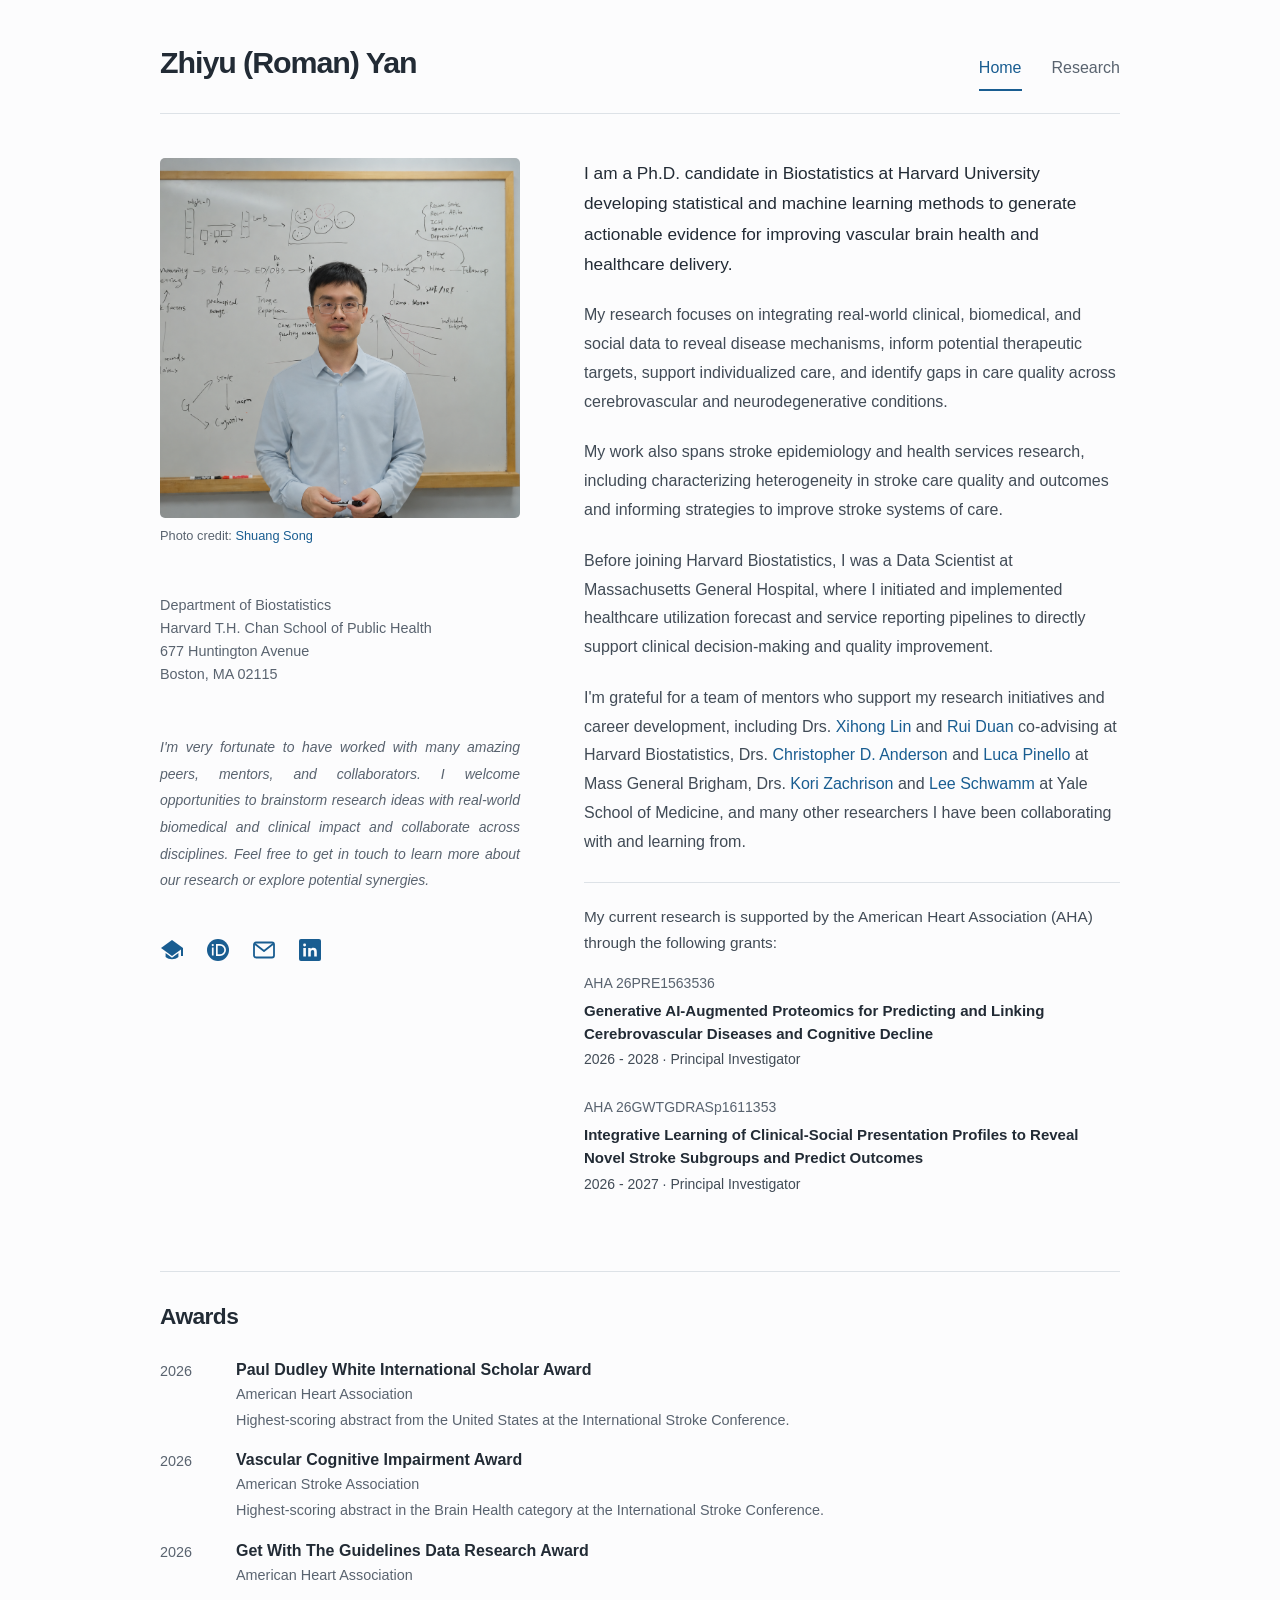
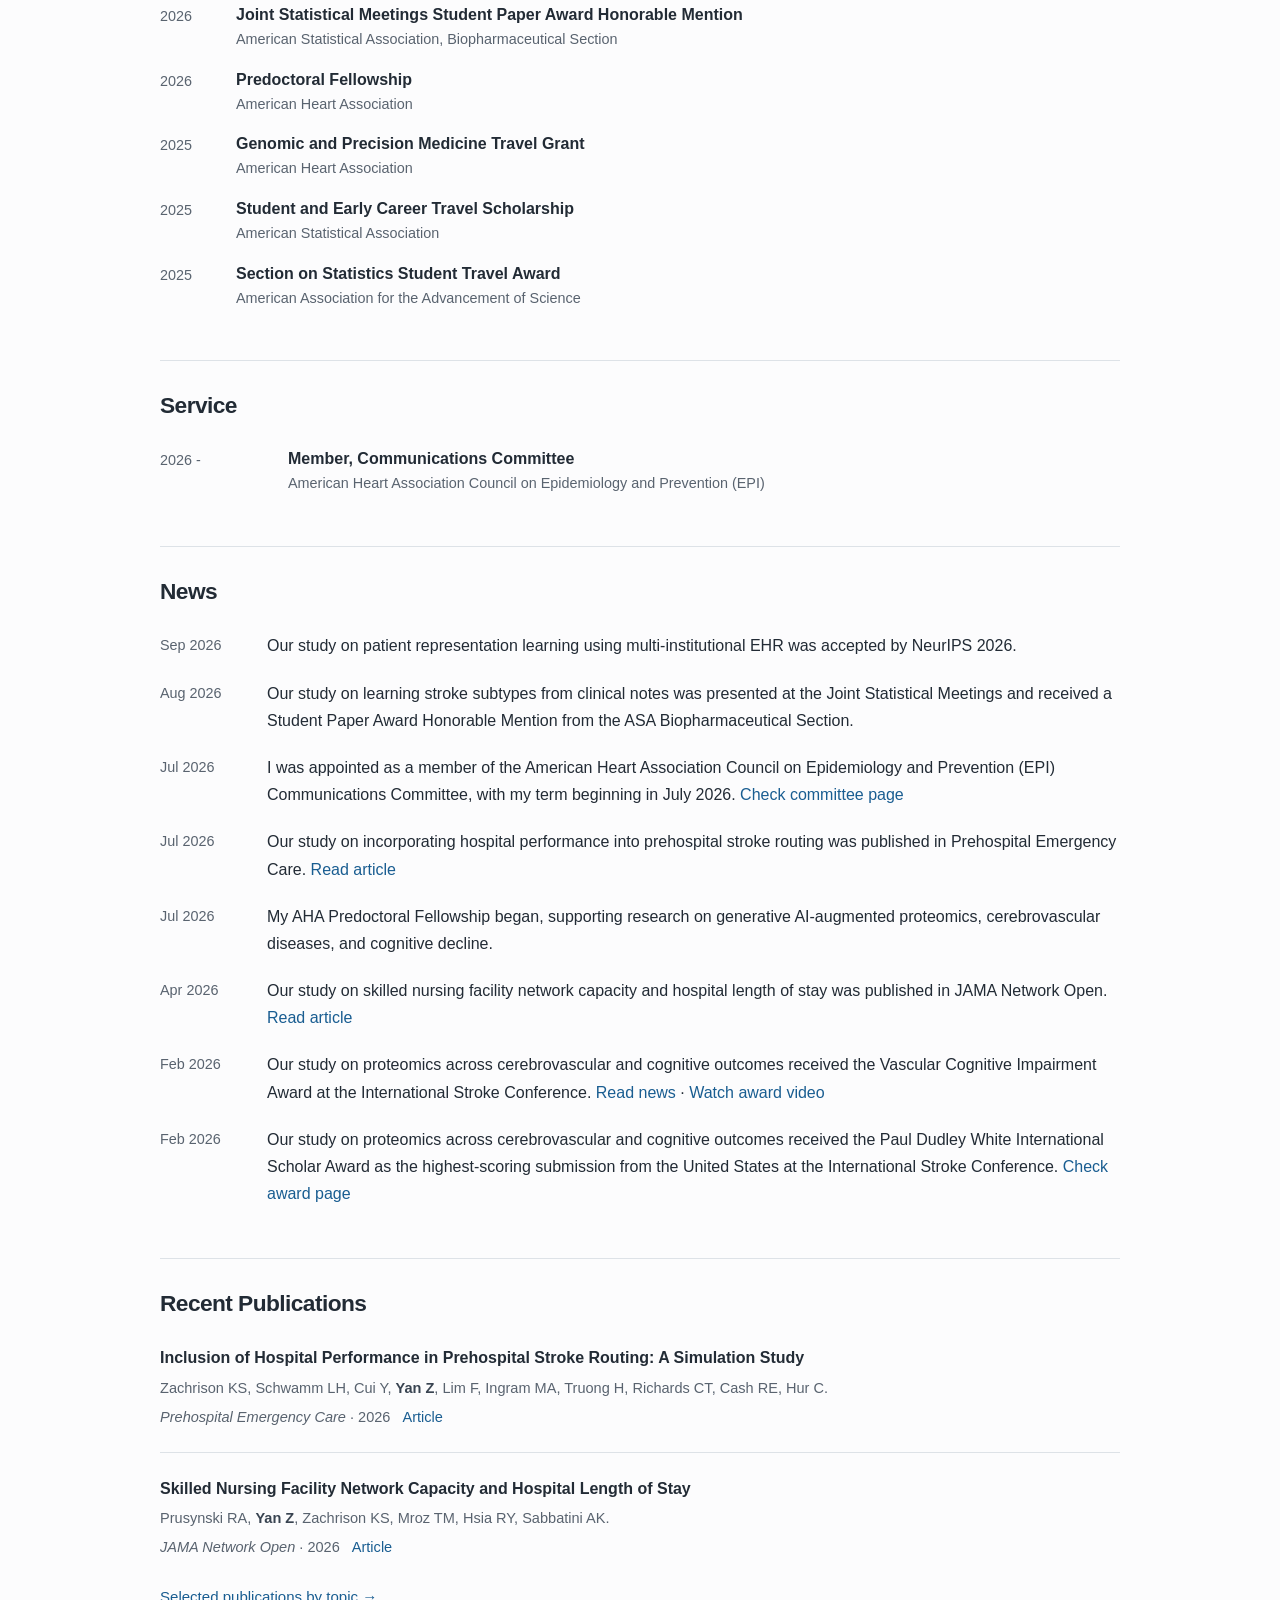
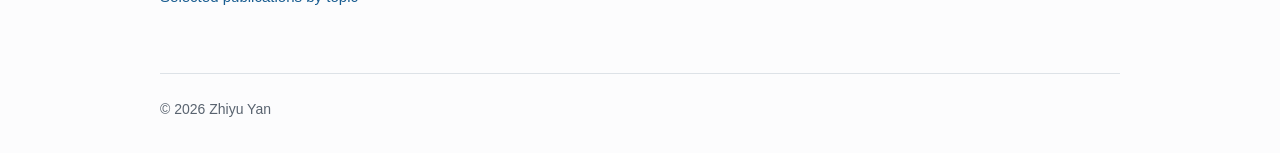
<file: index.html>
<!doctype html>
<html lang="en">
<head>
  <meta charset="utf-8">
  <meta name="viewport" content="width=device-width, initial-scale=1">
  <meta name="robots" content="noindex">
  <title>Zhiyu (Roman) Yan — Harvard Biostatistics</title>
  <meta name="description" content="I am a Ph.D. candidate in Biostatistics at Harvard University developing statistical and machine learning methods to generate actionable evidence for improving vascular brain health and healthcare delivery.">
  <link rel="icon" type="image/svg+xml" href="data:image/svg+xml,%3Csvg xmlns='http://www.w3.org/2000/svg' viewBox='0 0 32 32'%3E%3Crect width='32' height='32' rx='5' fill='%23195d91'/%3E%3Ctext x='16' y='23' font-family='Arial,sans-serif' font-size='21' font-weight='bold' text-anchor='middle' fill='white'%3EY%3C/text%3E%3C/svg%3E">
  <link rel="stylesheet" href="styles.css">
</head>
<body>
  <a class="skip-link" href="#main">Skip to content</a>
  <div class="container">
    <header class="site-header">
      <h1 class="site-name"><a href="index.html">Zhiyu (Roman) Yan</a></h1>
      <nav class="main-nav" aria-label="Main navigation"><a href="index.html" aria-current="page">Home</a><a href="research.html">Research</a></nav>
    </header>
    <main id="main"><section class="profile" aria-label="About Zhiyu Yan">
  <div class="profile-aside">
    <figure class="profile-photo">
      <div class="portrait-frame"><img class="portrait" src="assets/portrait.png" alt="Zhiyu (Roman) Yan holding markers in front of a research whiteboard" width="360" height="360" fetchpriority="high"></div>
      <figcaption class="profile-caption">Photo credit: <a href="https://shuangsong0110.github.io/">Shuang Song</a></figcaption>
    </figure>
    <address class="profile-address">Department of Biostatistics<br>Harvard T.H. Chan School of Public Health<br>677 Huntington Avenue<br>Boston, MA 02115</address>
    <p class="profile-note">I&#39;m very fortunate to have worked with many amazing peers, mentors, and collaborators. I welcome opportunities to brainstorm research ideas with real-world biomedical and clinical impact and collaborate across disciplines. Feel free to get in touch to learn more about our research or explore potential synergies.</p>
    <nav class="profile-links" aria-label="Academic profiles and contact"><a class="profile-icon" href="https://scholar.google.com/citations?user=sOJ-PVwAAAAJ&amp;hl=en" aria-label="Google Scholar" title="Google Scholar"><svg viewBox="0 0 24 24" width="24" height="24" fill="currentColor" aria-hidden="true" focusable="false"><path d="M12 2 1 10l11 8 9-6.55V18h2v-8L12 2Z"/><path d="M5.6 15.1v3.8c3.6 3 9.2 3 12.8 0v-3.8L12 19.75l-6.4-4.65Z"/></svg></a><a class="profile-icon" href="https://orcid.org/0000-0001-5018-5419" aria-label="ORCID" title="ORCID" rel="me"><svg viewBox="0 0 24 24" width="24" height="24" fill="currentColor" aria-hidden="true" focusable="false"><circle cx="12" cy="12" r="11"/><circle cx="6.75" cy="7.1" r="1.1" fill="var(--paper)"/><path d="M5.9 9.5h1.7v8H5.9zM10 6h4a6 6 0 0 1 0 12h-4V6Zm1.7 1.7v8.6H14a4.3 4.3 0 0 0 0-8.6h-2.3Z" fill="var(--paper)"/></svg></a><a class="profile-icon" href="mailto:romanyan@hsph.harvard.edu" aria-label="Email" title="Email"><svg viewBox="0 0 24 24" width="24" height="24" fill="currentColor" aria-hidden="true" focusable="false"><rect x="2" y="4.5" width="20" height="15" rx="2" fill="none" stroke="currentColor" stroke-width="1.8"/><path d="m3 6 9 7 9-7" fill="none" stroke="currentColor" stroke-width="1.8" stroke-linecap="round" stroke-linejoin="round"/></svg></a><a class="profile-icon" href="https://www.linkedin.com/in/z-roman-yan-biostat/" aria-label="LinkedIn" title="LinkedIn"><svg viewBox="0 0 24 24" width="24" height="24" fill="currentColor" aria-hidden="true" focusable="false"><rect x="1" y="1" width="22" height="22" rx="2"/><circle cx="6.6" cy="7" r="1.45" fill="var(--paper)"/><path d="M5.3 10h2.6v8.5H5.3zM10.2 10h2.5v1.2c.7-1 1.5-1.4 2.7-1.4 2.4 0 3.4 1.5 3.4 4v4.7h-2.6v-4.4c0-1.4-.4-2.2-1.5-2.2-1.2 0-1.9.8-1.9 2.2v4.4h-2.6V10Z" fill="var(--paper)"/></svg></a></nav>
  </div>
  <div class="intro">
    <p class="lead">I am a Ph.D. candidate in Biostatistics at Harvard University developing statistical and machine learning methods to generate actionable evidence for improving vascular brain health and healthcare delivery.</p>
<p>My research focuses on integrating real-world clinical, biomedical, and social data to reveal disease mechanisms, inform potential therapeutic targets, support individualized care, and identify gaps in care quality across cerebrovascular and neurodegenerative conditions.</p>
<p>My work also spans stroke epidemiology and health services research, including characterizing heterogeneity in stroke care quality and outcomes and informing strategies to improve stroke systems of care.</p>
<p>Before joining Harvard Biostatistics, I was a Data Scientist at Massachusetts General Hospital, where I initiated and implemented healthcare utilization forecast and service reporting pipelines to directly support clinical decision-making and quality improvement.</p>
<p>I&#39;m grateful for a team of mentors who support my research initiatives and career development, including Drs. <a href="https://hsph.harvard.edu/research/lin-lab/">Xihong Lin</a> and <a href="https://sites.google.com/view/ruiduan/">Rui Duan</a> co-advising at Harvard Biostatistics, Drs. <a href="https://researchers.mgh.harvard.edu/profile/3105335/Christopher-Anderson">Christopher D. Anderson</a> and <a href="https://hsph.harvard.edu/profile/luca-pinello/">Luca Pinello</a> at Mass General Brigham, Drs. <a href="https://medicine.yale.edu/profile/korilyn-zachrison/">Kori Zachrison</a> and <a href="https://medicine.yale.edu/profile/lee-schwamm/">Lee Schwamm</a> at Yale School of Medicine, and many other researchers I have been collaborating with and learning from.</p>
    <div class="grants"><p>My current research is supported by the American Heart Association (AHA) through the following grants:</p>
      <div class="grant"><p class="grant-id">AHA 26PRE1563536</p><h3>Generative AI-Augmented Proteomics for Predicting and Linking Cerebrovascular Diseases and Cognitive Decline</h3><p class="grant-meta">2026 - 2028 · Principal Investigator</p></div>
<div class="grant"><p class="grant-id">AHA 26GWTGDRASp1611353</p><h3>Integrative Learning of Clinical-Social Presentation Profiles to Reveal Novel Stroke Subgroups and Predict Outcomes</h3><p class="grant-meta">2026 - 2027 · Principal Investigator</p></div>
    </div>
  </div>
</section>
<section class="home-section" aria-labelledby="awards"><h2 id="awards">Awards</h2>
  <ul class="award-list"><li class="award"><span class="award-year">2026</span><div><span class="award-name">Paul Dudley White International Scholar Award</span><span class="award-organization">American Heart Association</span><span class="award-description">Highest-scoring abstract from the United States at the International Stroke Conference.</span></div></li>
<li class="award"><span class="award-year">2026</span><div><span class="award-name">Vascular Cognitive Impairment Award</span><span class="award-organization">American Stroke Association</span><span class="award-description">Highest-scoring abstract in the Brain Health category at the International Stroke Conference.</span></div></li>
<li class="award"><span class="award-year">2026</span><div><span class="award-name">Get With The Guidelines Data Research Award</span><span class="award-organization">American Heart Association</span></div></li>
<li class="award"><span class="award-year">2026</span><div><span class="award-name">Joint Statistical Meetings Student Paper Award Honorable Mention</span><span class="award-organization">American Statistical Association, Biopharmaceutical Section</span></div></li>
<li class="award"><span class="award-year">2026</span><div><span class="award-name">Predoctoral Fellowship</span><span class="award-organization">American Heart Association</span></div></li>
<li class="award"><span class="award-year">2025</span><div><span class="award-name">Genomic and Precision Medicine Travel Grant</span><span class="award-organization">American Heart Association</span></div></li>
<li class="award"><span class="award-year">2025</span><div><span class="award-name">Student and Early Career Travel Scholarship</span><span class="award-organization">American Statistical Association</span></div></li>
<li class="award"><span class="award-year">2025</span><div><span class="award-name">Section on Statistics Student Travel Award</span><span class="award-organization">American Association for the Advancement of Science</span></div></li></ul>
</section>
<section class="home-section" aria-labelledby="service"><h2 id="service">Service</h2>
  <ul class="service-list"><li class="service-item"><span class="service-dates">2026 -</span><div><span class="service-title">Member, Communications Committee</span><span class="service-organization">American Heart Association Council on Epidemiology and Prevention (EPI)</span></div></li></ul>
</section>
<section class="home-section" aria-labelledby="news"><h2 id="news">News</h2>
  <ul class="news-list"><li class="news-item"><span class="news-date">Sep 2026</span><p>Our study on patient representation learning using multi-institutional EHR was accepted by NeurIPS 2026.</p></li>
<li class="news-item"><span class="news-date">Aug 2026</span><p>Our study on learning stroke subtypes from clinical notes was presented at the Joint Statistical Meetings and received a Student Paper Award Honorable Mention from the ASA Biopharmaceutical Section.</p></li>
<li class="news-item"><span class="news-date">Jul 2026</span><p>I was appointed as a member of the American Heart Association Council on Epidemiology and Prevention (EPI) Communications Committee, with my term beginning in July 2026. <a href="https://professional.heart.org/en/professional-membership/scientific-councils/epi/council-committees">Check committee page</a></p></li>
<li class="news-item"><span class="news-date">Jul 2026</span><p>Our study on incorporating hospital performance into prehospital stroke routing was published in Prehospital Emergency Care. <a href="https://doi.org/10.1080/10903127.2026.2689666">Read article</a></p></li>
<li class="news-item"><span class="news-date">Jul 2026</span><p>My AHA Predoctoral Fellowship began, supporting research on generative AI-augmented proteomics, cerebrovascular diseases, and cognitive decline.</p></li>
<li class="news-item"><span class="news-date">Apr 2026</span><p>Our study on skilled nursing facility network capacity and hospital length of stay was published in JAMA Network Open. <a href="https://doi.org/10.1001/jamanetworkopen.2026.9930">Read article</a></p></li>
<li class="news-item"><span class="news-date">Feb 2026</span><p>Our study on proteomics across cerebrovascular and cognitive outcomes received the Vascular Cognitive Impairment Award at the International Stroke Conference. <a href="https://newsroom.heart.org/news/top-recognition-awarded-to-11-stroke-researchers-for-science-brain-health-contributions">Read news</a> · <a href="https://www.youtube.com/watch?v=6zy3yUmmvvM">Watch award video</a></p></li>
<li class="news-item"><span class="news-date">Feb 2026</span><p>Our study on proteomics across cerebrovascular and cognitive outcomes received the Paul Dudley White International Scholar Award as the highest-scoring submission from the United States at the International Stroke Conference. <a href="https://professional.heart.org/en/professional-membership/awards-and-lectures/paul-dudley-white-international-scholar-award">Check award page</a></p></li></ul>
</section>
<section class="home-section" aria-labelledby="recent"><h2 id="recent">Recent Publications</h2>
  <ul class="publication-list"><li class="publication" id="pub-routing">
    <h3 class="pub-title"><a href="https://doi.org/10.1080/10903127.2026.2689666">Inclusion of Hospital Performance in Prehospital Stroke Routing: A Simulation Study</a></h3>
    <p class="pub-authors">Zachrison KS, Schwamm LH, Cui Y, <strong>Yan Z</strong>, Lim F, Ingram MA, Truong H, Richards CT, Cash RE, Hur C.</p>
    <p class="pub-meta"><em>Prehospital Emergency Care</em> · 2026<a href="https://doi.org/10.1080/10903127.2026.2689666" aria-label="Read Inclusion of Hospital Performance in Prehospital Stroke Routing: A Simulation Study">Article</a></p>
    
  </li>
<li class="publication" id="pub-snf">
    <h3 class="pub-title"><a href="https://doi.org/10.1001/jamanetworkopen.2026.9930">Skilled Nursing Facility Network Capacity and Hospital Length of Stay</a></h3>
    <p class="pub-authors">Prusynski RA, <strong>Yan Z</strong>, Zachrison KS, Mroz TM, Hsia RY, Sabbatini AK.</p>
    <p class="pub-meta"><em>JAMA Network Open</em> · 2026<a href="https://doi.org/10.1001/jamanetworkopen.2026.9930" aria-label="Read Skilled Nursing Facility Network Capacity and Hospital Length of Stay">Article</a></p>
    
  </li></ul>
  <p class="all-publications"><a href="research.html">Selected publications by topic →</a></p>
</section></main>
    <footer class="site-footer"><p>© 2026 Zhiyu Yan</p></footer>
  </div>
</body>
</html>
</file>
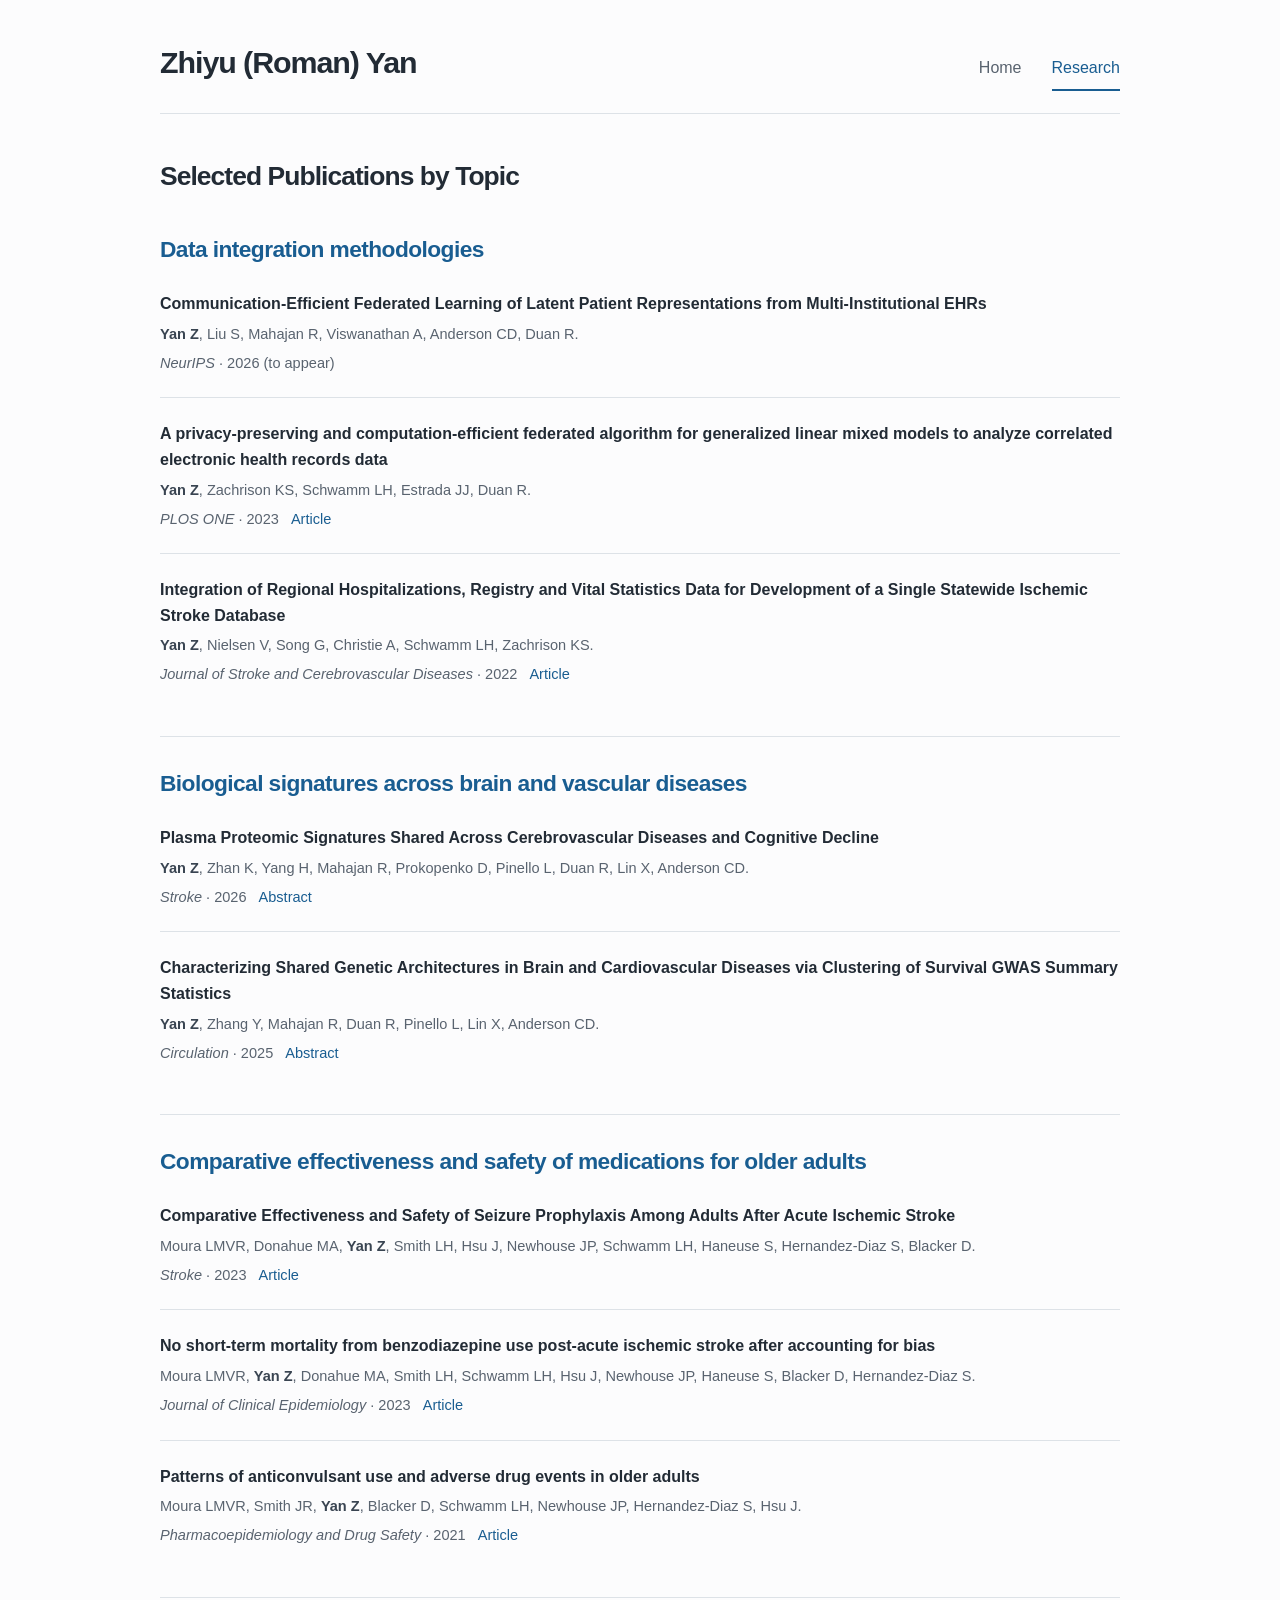
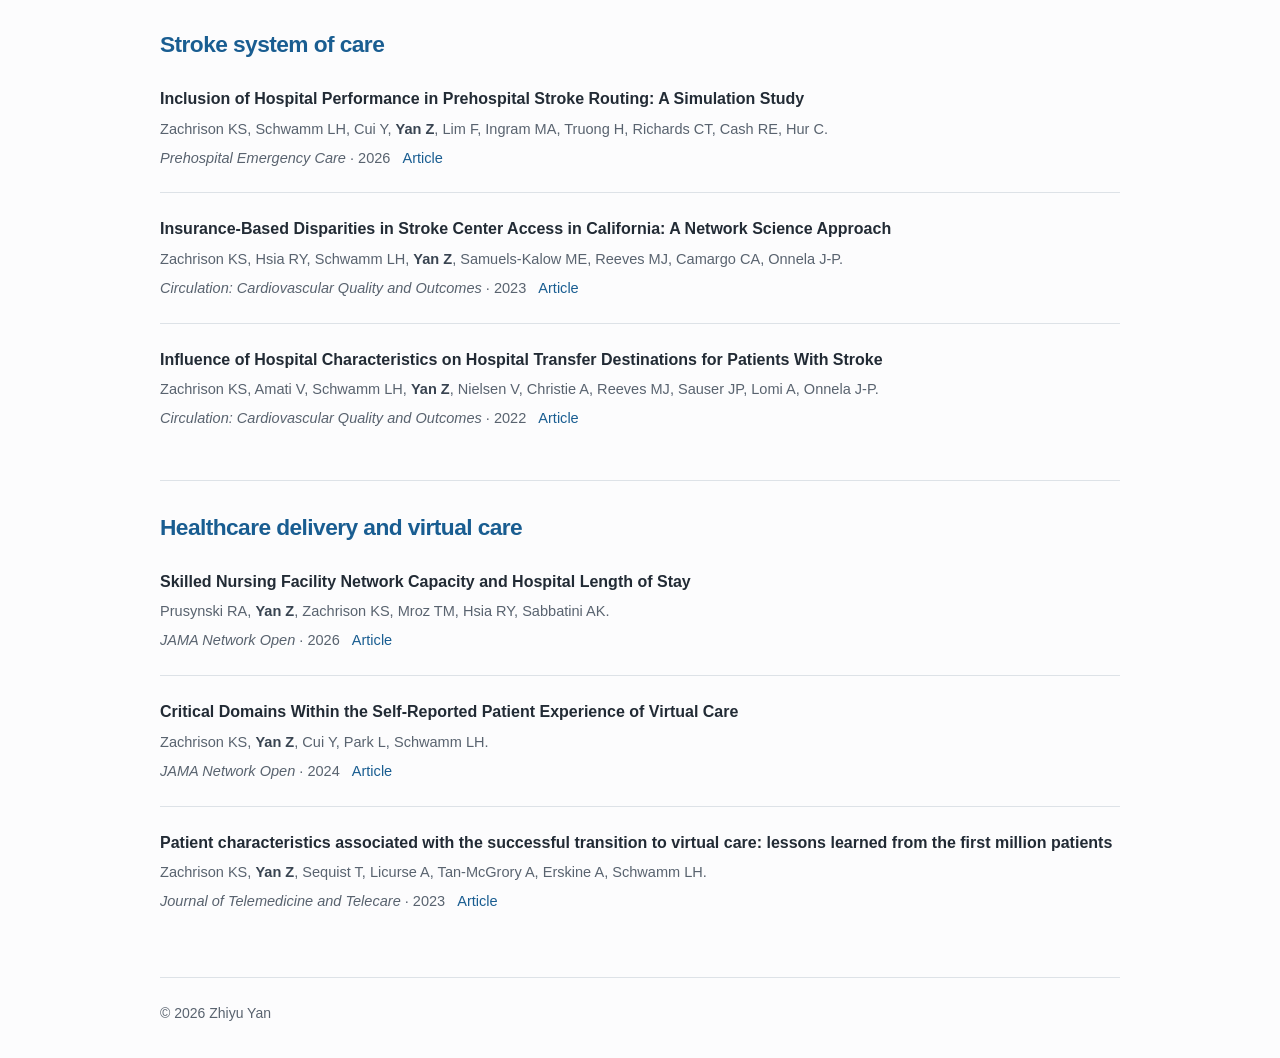
<file: research.html>
<!doctype html>
<html lang="en">
<head>
  <meta charset="utf-8">
  <meta name="viewport" content="width=device-width, initial-scale=1">
  <meta name="robots" content="noindex">
  <title>Research | Zhiyu (Roman) Yan — Harvard Biostatistics</title>
  <meta name="description" content="Selected publications by Zhiyu (Roman) Yan on data integration methodologies, biological signatures across brain and vascular diseases, medication effectiveness and safety in older adults, stroke systems of care, and healthcare delivery.">
  <link rel="icon" type="image/svg+xml" href="data:image/svg+xml,%3Csvg xmlns='http://www.w3.org/2000/svg' viewBox='0 0 32 32'%3E%3Crect width='32' height='32' rx='5' fill='%23195d91'/%3E%3Ctext x='16' y='23' font-family='Arial,sans-serif' font-size='21' font-weight='bold' text-anchor='middle' fill='white'%3EY%3C/text%3E%3C/svg%3E">
  <link rel="stylesheet" href="styles.css">
</head>
<body>
  <a class="skip-link" href="#main">Skip to content</a>
  <div class="container">
    <header class="site-header">
      <p class="site-name"><a href="index.html">Zhiyu (Roman) Yan</a></p>
      <nav class="main-nav" aria-label="Main navigation"><a href="index.html">Home</a><a href="research.html" aria-current="page">Research</a></nav>
    </header>
    <main id="main"><h1 class="research-heading">Selected Publications by Topic</h1>
  <section class="topic" id="data-integration" aria-labelledby="heading-data-integration"><h2 id="heading-data-integration">Data integration methodologies</h2><ul class="publication-list"><li class="publication" id="pub-patient-representations">
    <h3 class="pub-title">Communication-Efficient Federated Learning of Latent Patient Representations from Multi-Institutional EHRs</h3>
    <p class="pub-authors"><strong>Yan Z</strong>, Liu S, Mahajan R, Viswanathan A, Anderson CD, Duan R.</p>
    <p class="pub-meta"><em>NeurIPS</em> · 2026 (to appear)</p>
    
  </li>
<li class="publication" id="pub-fed-glmm">
    <h3 class="pub-title"><a href="https://doi.org/10.1371/journal.pone.0280192">A privacy-preserving and computation-efficient federated algorithm for generalized linear mixed models to analyze correlated electronic health records data</a></h3>
    <p class="pub-authors"><strong>Yan Z</strong>, Zachrison KS, Schwamm LH, Estrada JJ, Duan R.</p>
    <p class="pub-meta"><em>PLOS ONE</em> · 2023<a href="https://doi.org/10.1371/journal.pone.0280192" aria-label="Read A privacy-preserving and computation-efficient federated algorithm for generalized linear mixed models to analyze correlated electronic health records data">Article</a></p>
    
  </li>
<li class="publication" id="pub-linkage">
    <h3 class="pub-title"><a href="https://doi.org/10.1016/j.jstrokecerebrovasdis.2021.106236">Integration of Regional Hospitalizations, Registry and Vital Statistics Data for Development of a Single Statewide Ischemic Stroke Database</a></h3>
    <p class="pub-authors"><strong>Yan Z</strong>, Nielsen V, Song G, Christie A, Schwamm LH, Zachrison KS.</p>
    <p class="pub-meta"><em>Journal of Stroke and Cerebrovascular Diseases</em> · 2022<a href="https://doi.org/10.1016/j.jstrokecerebrovasdis.2021.106236" aria-label="Read Integration of Regional Hospitalizations, Registry and Vital Statistics Data for Development of a Single Statewide Ischemic Stroke Database">Article</a></p>
    
  </li></ul></section>
<section class="topic" id="vascular-brain-health" aria-labelledby="heading-vascular-brain-health"><h2 id="heading-vascular-brain-health">Biological signatures across brain and vascular diseases</h2><ul class="publication-list"><li class="publication" id="pub-proteomics">
    <h3 class="pub-title"><a href="https://doi.org/10.1161/str.57.suppl_1.a106">Plasma Proteomic Signatures Shared Across Cerebrovascular Diseases and Cognitive Decline</a></h3>
    <p class="pub-authors"><strong>Yan Z</strong>, Zhan K, Yang H, Mahajan R, Prokopenko D, Pinello L, Duan R, Lin X, Anderson CD.</p>
    <p class="pub-meta"><em>Stroke</em> · 2026<a href="https://doi.org/10.1161/str.57.suppl_1.a106" aria-label="Read Plasma Proteomic Signatures Shared Across Cerebrovascular Diseases and Cognitive Decline">Abstract</a></p>
    
  </li>
<li class="publication" id="pub-genetics">
    <h3 class="pub-title"><a href="https://doi.org/10.1161/circ.152.suppl_3.4371740">Characterizing Shared Genetic Architectures in Brain and Cardiovascular Diseases via Clustering of Survival GWAS Summary Statistics</a></h3>
    <p class="pub-authors"><strong>Yan Z</strong>, Zhang Y, Mahajan R, Duan R, Pinello L, Lin X, Anderson CD.</p>
    <p class="pub-meta"><em>Circulation</em> · 2025<a href="https://doi.org/10.1161/circ.152.suppl_3.4371740" aria-label="Read Characterizing Shared Genetic Architectures in Brain and Cardiovascular Diseases via Clustering of Survival GWAS Summary Statistics">Abstract</a></p>
    
  </li></ul></section>
<section class="topic" id="comparative-effectiveness" aria-labelledby="heading-comparative-effectiveness"><h2 id="heading-comparative-effectiveness">Comparative effectiveness and safety of medications for older adults</h2><ul class="publication-list"><li class="publication" id="pub-seizure-prophylaxis">
    <h3 class="pub-title"><a href="https://doi.org/10.1161/strokeaha.122.039946">Comparative Effectiveness and Safety of Seizure Prophylaxis Among Adults After Acute Ischemic Stroke</a></h3>
    <p class="pub-authors">Moura LMVR, Donahue MA, <strong>Yan Z</strong>, Smith LH, Hsu J, Newhouse JP, Schwamm LH, Haneuse S, Hernandez-Diaz S, Blacker D.</p>
    <p class="pub-meta"><em>Stroke</em> · 2023<a href="https://doi.org/10.1161/strokeaha.122.039946" aria-label="Read Comparative Effectiveness and Safety of Seizure Prophylaxis Among Adults After Acute Ischemic Stroke">Article</a></p>
    
  </li>
<li class="publication" id="pub-benzodiazepines">
    <h3 class="pub-title"><a href="https://doi.org/10.1016/j.jclinepi.2022.12.013">No short-term mortality from benzodiazepine use post-acute ischemic stroke after accounting for bias</a></h3>
    <p class="pub-authors">Moura LMVR, <strong>Yan Z</strong>, Donahue MA, Smith LH, Schwamm LH, Hsu J, Newhouse JP, Haneuse S, Blacker D, Hernandez-Diaz S.</p>
    <p class="pub-meta"><em>Journal of Clinical Epidemiology</em> · 2023<a href="https://doi.org/10.1016/j.jclinepi.2022.12.013" aria-label="Read No short-term mortality from benzodiazepine use post-acute ischemic stroke after accounting for bias">Article</a></p>
    
  </li>
<li class="publication" id="pub-anticonvulsants">
    <h3 class="pub-title"><a href="https://doi.org/10.1002/pds.5139">Patterns of anticonvulsant use and adverse drug events in older adults</a></h3>
    <p class="pub-authors">Moura LMVR, Smith JR, <strong>Yan Z</strong>, Blacker D, Schwamm LH, Newhouse JP, Hernandez-Diaz S, Hsu J.</p>
    <p class="pub-meta"><em>Pharmacoepidemiology and Drug Safety</em> · 2021<a href="https://doi.org/10.1002/pds.5139" aria-label="Read Patterns of anticonvulsant use and adverse drug events in older adults">Article</a></p>
    
  </li></ul></section>
<section class="topic" id="stroke-systems" aria-labelledby="heading-stroke-systems"><h2 id="heading-stroke-systems">Stroke system of care</h2><ul class="publication-list"><li class="publication" id="pub-routing">
    <h3 class="pub-title"><a href="https://doi.org/10.1080/10903127.2026.2689666">Inclusion of Hospital Performance in Prehospital Stroke Routing: A Simulation Study</a></h3>
    <p class="pub-authors">Zachrison KS, Schwamm LH, Cui Y, <strong>Yan Z</strong>, Lim F, Ingram MA, Truong H, Richards CT, Cash RE, Hur C.</p>
    <p class="pub-meta"><em>Prehospital Emergency Care</em> · 2026<a href="https://doi.org/10.1080/10903127.2026.2689666" aria-label="Read Inclusion of Hospital Performance in Prehospital Stroke Routing: A Simulation Study">Article</a></p>
    
  </li>
<li class="publication" id="pub-insurance">
    <h3 class="pub-title"><a href="https://doi.org/10.1161/circoutcomes.122.009868">Insurance-Based Disparities in Stroke Center Access in California: A Network Science Approach</a></h3>
    <p class="pub-authors">Zachrison KS, Hsia RY, Schwamm LH, <strong>Yan Z</strong>, Samuels-Kalow ME, Reeves MJ, Camargo CA, Onnela J-P.</p>
    <p class="pub-meta"><em>Circulation: Cardiovascular Quality and Outcomes</em> · 2023<a href="https://doi.org/10.1161/circoutcomes.122.009868" aria-label="Read Insurance-Based Disparities in Stroke Center Access in California: A Network Science Approach">Article</a></p>
    
  </li>
<li class="publication" id="pub-hospital-transfer">
    <h3 class="pub-title"><a href="https://doi.org/10.1161/circoutcomes.121.008269">Influence of Hospital Characteristics on Hospital Transfer Destinations for Patients With Stroke</a></h3>
    <p class="pub-authors">Zachrison KS, Amati V, Schwamm LH, <strong>Yan Z</strong>, Nielsen V, Christie A, Reeves MJ, Sauser JP, Lomi A, Onnela J-P.</p>
    <p class="pub-meta"><em>Circulation: Cardiovascular Quality and Outcomes</em> · 2022<a href="https://doi.org/10.1161/circoutcomes.121.008269" aria-label="Read Influence of Hospital Characteristics on Hospital Transfer Destinations for Patients With Stroke">Article</a></p>
    
  </li></ul></section>
<section class="topic" id="virtual-care" aria-labelledby="heading-virtual-care"><h2 id="heading-virtual-care">Healthcare delivery and virtual care</h2><ul class="publication-list"><li class="publication" id="pub-snf">
    <h3 class="pub-title"><a href="https://doi.org/10.1001/jamanetworkopen.2026.9930">Skilled Nursing Facility Network Capacity and Hospital Length of Stay</a></h3>
    <p class="pub-authors">Prusynski RA, <strong>Yan Z</strong>, Zachrison KS, Mroz TM, Hsia RY, Sabbatini AK.</p>
    <p class="pub-meta"><em>JAMA Network Open</em> · 2026<a href="https://doi.org/10.1001/jamanetworkopen.2026.9930" aria-label="Read Skilled Nursing Facility Network Capacity and Hospital Length of Stay">Article</a></p>
    
  </li>
<li class="publication" id="pub-patient-experience">
    <h3 class="pub-title"><a href="https://doi.org/10.1001/jamanetworkopen.2023.54159">Critical Domains Within the Self-Reported Patient Experience of Virtual Care</a></h3>
    <p class="pub-authors">Zachrison KS, <strong>Yan Z</strong>, Cui Y, Park L, Schwamm LH.</p>
    <p class="pub-meta"><em>JAMA Network Open</em> · 2024<a href="https://doi.org/10.1001/jamanetworkopen.2023.54159" aria-label="Read Critical Domains Within the Self-Reported Patient Experience of Virtual Care">Article</a></p>
    
  </li>
<li class="publication" id="pub-first-million">
    <h3 class="pub-title"><a href="https://doi.org/10.1177/1357633x211015547">Patient characteristics associated with the successful transition to virtual care: lessons learned from the first million patients</a></h3>
    <p class="pub-authors">Zachrison KS, <strong>Yan Z</strong>, Sequist T, Licurse A, Tan-McGrory A, Erskine A, Schwamm LH.</p>
    <p class="pub-meta"><em>Journal of Telemedicine and Telecare</em> · 2023<a href="https://doi.org/10.1177/1357633x211015547" aria-label="Read Patient characteristics associated with the successful transition to virtual care: lessons learned from the first million patients">Article</a></p>
    
  </li></ul></section></main>
    <footer class="site-footer"><p>© 2026 Zhiyu Yan</p></footer>
  </div>
</body>
</html>
</file>
<file: styles.css>
:root { color-scheme: light; --ink: #222b35; --muted: #59636f; --blue: #195d91; --line: #dde2e7; --paper: #fcfcfd; }
* { box-sizing: border-box; }
html { scroll-behavior: smooth; scroll-padding-top: 2rem; }
body { margin: 0; background: var(--paper); color: var(--ink); font-family: -apple-system, BlinkMacSystemFont, "Segoe UI", Arial, sans-serif; font-size: 16px; line-height: 1.7; }
a { color: var(--blue); text-decoration: none; text-underline-offset: .2em; }
a:hover { text-decoration: underline; }
a:focus-visible, summary:focus-visible { outline: 2px solid var(--blue); outline-offset: 5px; border-radius: 2px; }
.container { width: min(960px, calc(100% - 64px)); margin-inline: auto; }
.skip-link { position: absolute; top: -100px; left: 20px; background: white; padding: 10px; z-index: 5; }
.skip-link:focus { top: 10px; }
.site-header { display: flex; align-items: baseline; justify-content: space-between; gap: 1.5rem; border-bottom: 1px solid var(--line); padding: 43px 0 22px; }
.site-name { margin: 0; font-size: 1.9rem; letter-spacing: -.035em; line-height: 1.3; font-weight: 650; }
.site-name a { color: var(--ink); text-decoration: none; }
.main-nav { display: flex; gap: 30px; }
.main-nav a { color: var(--muted); padding: 8px 0; border-bottom: 2px solid transparent; }
.main-nav a[aria-current="page"] { color: var(--blue); border-bottom-color: var(--blue); }
main { padding: 44px 0 30px; }
h1, h2, h3, p { margin-top: 0; }
h2 { font-size: 1.42rem; line-height: 1.4; letter-spacing: -.025em; font-weight: 650; margin-bottom: 25px; }
h3 { font-size: 1rem; line-height: 1.55; }
p { margin-bottom: 17px; }
.profile { display: grid; grid-template-columns: 360px minmax(0, 1fr); gap: 64px; align-items: start; }
.profile-photo { width: 360px; max-width: 100%; margin: 0 0 48px; }
.portrait-frame { width: 100%; aspect-ratio: 1; overflow: hidden; border-radius: 5px; }
.portrait { width: 100%; height: 100%; display: block; object-fit: cover; object-position: 90% center; }
.profile-aside { padding-top: 0; }
.profile-caption { margin: 8px 0 0; color: var(--muted); line-height: 1.55; font-size: .8rem; }
.profile-address { margin: 0 0 28px; color: var(--muted); font-size: .9rem; font-style: normal; line-height: 1.6; }
.profile-note { max-width: 360px; margin: 48px 0 36px; color: var(--muted); font-size: .875rem; font-style: italic; line-height: 1.9; }
.profile-note { text-align: justify; text-align-last: left; text-justify: inter-word; hyphens: auto; hyphenate-limit-chars: 10 4 4; }
.profile-links { display: flex; flex-wrap: wrap; align-items: center; gap: 6px; margin-left: -8px; }
.profile-icon { display: inline-flex; align-items: center; justify-content: center; width: 40px; height: 40px; border-radius: 5px; }
.profile-icon svg { display: block; flex: none; }
.profile-icon:hover, .profile-icon:focus-visible { background: #edf2f7; text-decoration: none; }
.intro p { color: #414b56; }
.intro > p { text-align: left; line-height: 1.8; margin-bottom: 22px; }
.intro .lead { color: var(--ink); font-size: 1.08rem; line-height: 1.75; }
.grants { margin-top: 25px; border-top: 1px solid var(--line); padding-top: 21px; }
.grants > p { font-size: .96rem; margin-bottom: 16px; }
.grant { margin-bottom: 24px; font-size: .94rem; }
.grant .grant-id { color: var(--muted); font-size: .875rem; margin-bottom: 3px; }
.grant h3 { margin-bottom: 3px; font-size: .94rem; font-weight: 550; }
.grant-meta { color: var(--muted); font-size: .875rem; margin-bottom: 0; }
.home-section { margin-top: 51px; padding-top: 29px; border-top: 1px solid var(--line); }
.award-list, .service-list, .news-list, .publication-list { list-style: none; padding: 0; margin: 0; }
.award { display: grid; grid-template-columns: 60px minmax(0, 1fr); gap: 16px; margin-bottom: 17px; }
.service-item { display: grid; grid-template-columns: 112px minmax(0, 1fr); gap: 16px; margin-bottom: 17px; }
.service-item:last-child { margin-bottom: 0; }
.award-year, .service-dates, .news-date { color: var(--muted); font-size: .9rem; font-variant-numeric: tabular-nums; padding-top: 1px; }
.award-name, .service-title { display: block; font-weight: 550; line-height: 1.5; }
.award-organization, .service-organization { display: block; color: var(--muted); font-size: .9rem; line-height: 1.5; margin-top: 2px; }
.award-description { display: block; color: var(--muted); font-size: .9rem; line-height: 1.5; margin-top: 4px; }
.news-item { display: grid; grid-template-columns: 90px minmax(0, 1fr); gap: 17px; margin-bottom: 20px; }
.news-item p { margin: 0; }
.publication { padding-bottom: 22px; margin-bottom: 23px; border-bottom: 1px solid var(--line); }
.publication:last-child { margin-bottom: 0; border-bottom: 0; padding-bottom: 0; }
.pub-title { font-size: 1rem; line-height: 1.6; font-weight: 600; margin-bottom: 5px; }
.pub-title a { color: var(--ink); }
.pub-title a:hover { color: var(--blue); }
.pub-authors { color: var(--muted); font-size: .91rem; line-height: 1.65; margin-bottom: 5px; }
.pub-authors strong { color: #394451; font-weight: 650; }
.pub-meta { font-size: .91rem; color: var(--muted); margin-bottom: 0; }
.pub-meta a { margin-left: 12px; }
.pub-detail { color: var(--muted); font-size: .875rem; margin: 4px 0 0; }
.all-publications { margin: 24px 0 0; font-size: .94rem; }
.research-heading { font-size: 1.65rem; line-height: 1.4; letter-spacing: -.035em; margin: 0 0 25px; font-weight: 650; }
.topic { margin-top: 39px; scroll-margin-top: 28px; }
.topic + .topic { margin-top: 49px; padding-top: 31px; border-top: 1px solid var(--line); }
.topic h2 { color: var(--blue); }
.site-footer { display: flex; justify-content: space-between; gap: 15px; border-top: 1px solid var(--line); margin-top: 33px; padding: 24px 0 32px; color: var(--muted); font-size: .875rem; }
.site-footer p { margin: 0; }
@media (max-width: 800px) {
  .container { width: calc(100% - 40px); }
  .site-header { padding-top: 28px; flex-wrap: wrap; gap: 14px; }
  .site-name { font-size: 1.7rem; }
  .main-nav { gap: 26px; }
  main { padding-top: 30px; }
  .profile { grid-template-columns: 1fr; gap: 27px; }
  .home-section { margin-top: 35px; padding-top: 26px; }
  .award { grid-template-columns: 43px minmax(0, 1fr); gap: 13px; }
  .service-item { grid-template-columns: 1fr; gap: 4px; }
  .news-item { grid-template-columns: 67px minmax(0, 1fr); gap: 12px; }
  .site-footer { flex-wrap: wrap; }
}
@media (prefers-reduced-motion: reduce) { html { scroll-behavior: auto; } }
</file>
